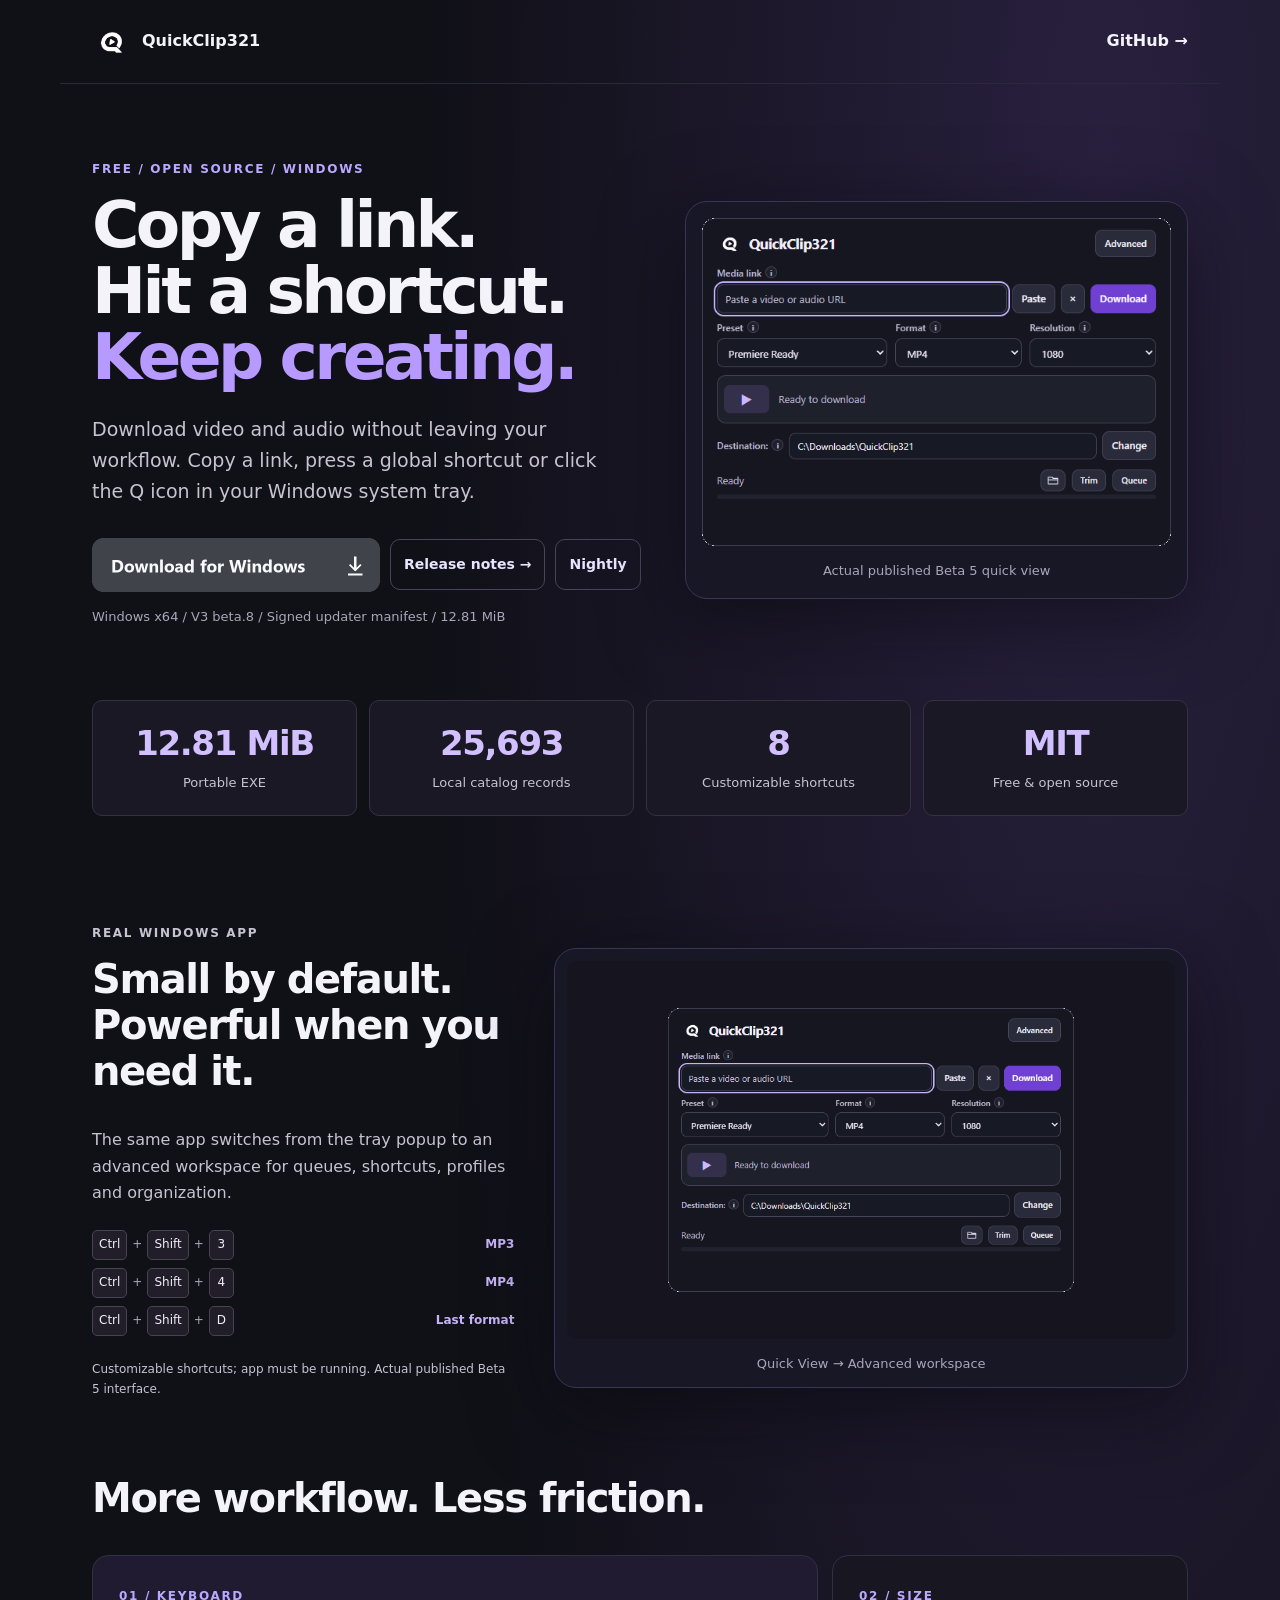
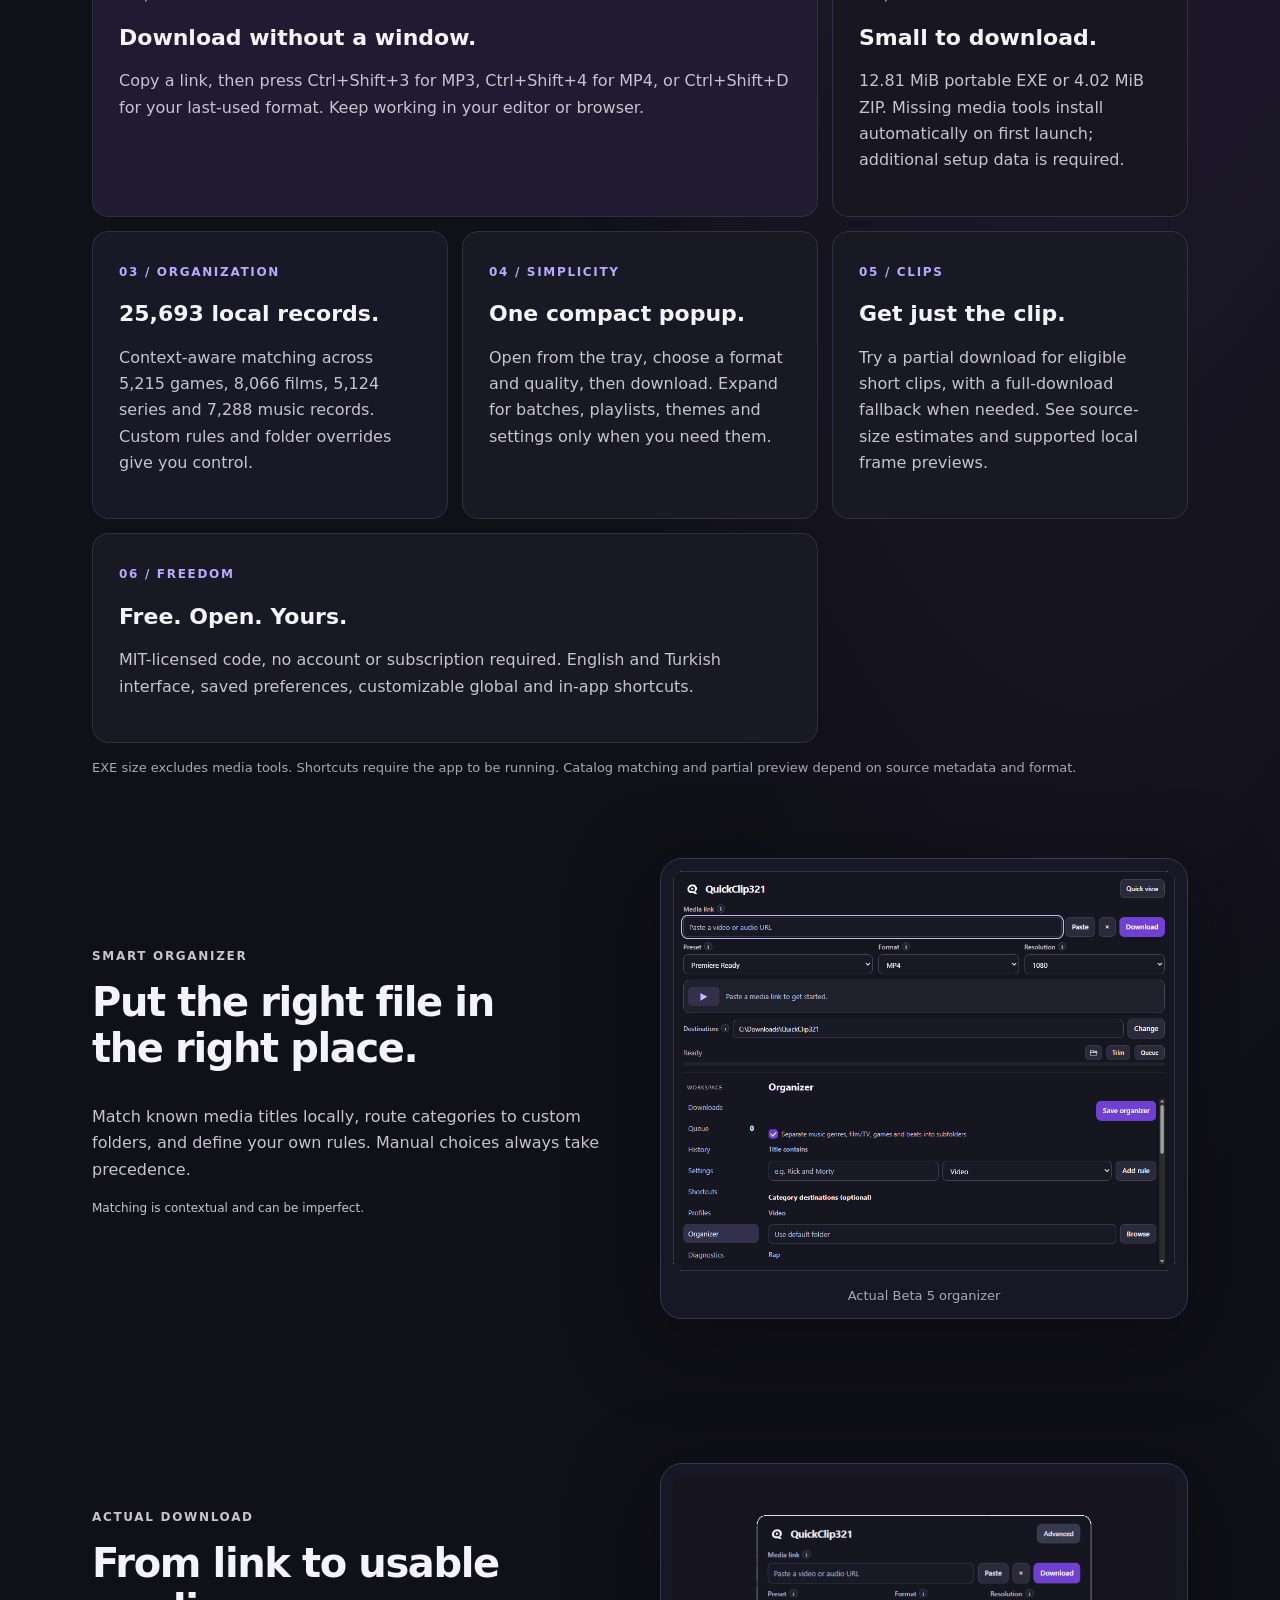
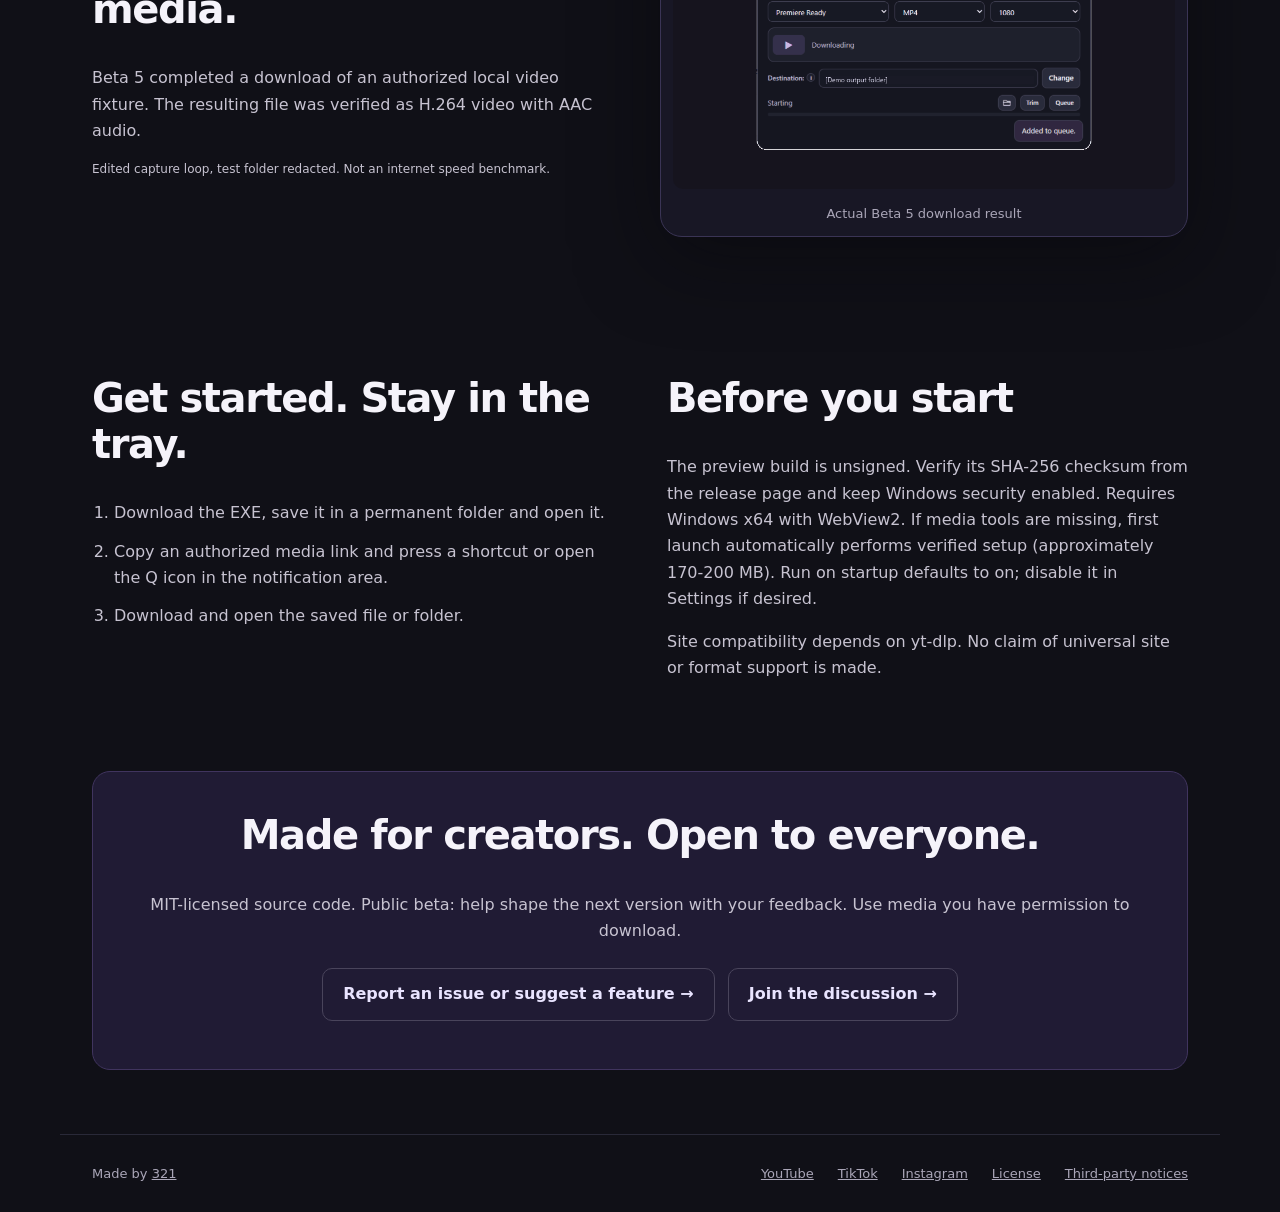
<file: docs/index.html>
<!doctype html>
<html lang="en">
<head>
<meta charset="utf-8">
<meta name="viewport" content="width=device-width,initial-scale=1">
<meta name="description" content="QuickClip321: a 12.81 MiB open-source Windows tray downloader with global shortcuts and 25,693 local organizer records.">
<meta name="theme-color" content="#111118">
<title>QuickClip321 — Free Windows Video &amp; Audio Downloader</title>
<link rel="canonical" href="https://tuna321.github.io/QuickClip321/">
<meta property="og:type" content="website">
<meta property="og:title" content="QuickClip321 — Copy a link. Hit a shortcut. Keep creating.">
<meta property="og:description" content="Free open-source Windows tray downloader. Global hotkeys, editing-ready MP4, smart organization.">
<meta property="og:url" content="https://tuna321.github.io/QuickClip321/">
<meta property="og:image" content="https://tuna321.github.io/QuickClip321/social-preview.png">
<meta name="twitter:card" content="summary_large_image">
<link rel="icon" type="image/png" href="logo.png">
<link rel="stylesheet" href="site.css">
</head>
<body>
<header class="nav wrap"><a class="brand" href="./"><img class="brand-logo" src="logo.png" width="38" height="38" alt=""> QuickClip321</a><a href="https://github.com/Tuna321/QuickClip321">GitHub &rarr;</a></header>
<main class="wrap">
<section class="hero">
<div>
<p class="eyebrow">FREE / OPEN SOURCE / WINDOWS</p>
<h1>Copy a link.<br>Hit a shortcut.<br><span class="accent">Keep creating.</span></h1>
<p class="lead">Download video and audio without leaving your workflow. Copy a link, press a global shortcut or click the Q icon in your Windows system tray.</p>
<div class="actions"><a class="primary download" href="https://github.com/Tuna321/QuickClip321/releases/download/v3.0.0-beta.8/QuickClip321-3.0.0-beta.8-win-x64.exe"><img src="download-button.png" alt="Download for Windows x64" width="288" height="54"></a><a class="secondary" href="https://github.com/Tuna321/QuickClip321/releases/tag/v3.0.0-beta.8">Release notes &rarr;</a><a class="secondary" href="https://github.com/Tuna321/QuickClip321/releases/tag/v3.0.0-beta.8.nightly.1">Nightly</a></div>
<p class="fine">Windows x64 / V3 beta.8 / Signed updater manifest / 12.81 MiB</p>
</div>
<figure><img src="quick-view.png" alt="QuickClip321 tray popup with media link, presets, destination and download controls" width="600" loading="eager"><figcaption>Actual published Beta 5 quick view</figcaption></figure>
</section>
<section class="stats" aria-label="Product at a glance">
<div><strong>12.81 MiB</strong><span>Portable EXE</span></div><div><strong>25,693</strong><span>Local catalog records</span></div><div><strong>8</strong><span>Customizable shortcuts</span></div><div><strong>MIT</strong><span>Free &amp; open source</span></div>
</section>
<section class="proof" aria-labelledby="demo">
<div><p class="eyebrow">REAL WINDOWS APP</p><h2 id="demo">Small by default. Powerful when you need it.</h2><p>The same app switches from the tray popup to an advanced workspace for queues, shortcuts, profiles and organization.</p><div class="keylines" aria-label="Default global shortcuts"><div><kbd>Ctrl</kbd> + <kbd>Shift</kbd> + <kbd>3</kbd><strong>MP3</strong></div><div><kbd>Ctrl</kbd> + <kbd>Shift</kbd> + <kbd>4</kbd><strong>MP4</strong></div><div><kbd>Ctrl</kbd> + <kbd>Shift</kbd> + <kbd>D</kbd><strong>Last format</strong></div></div><p class="fine">Customizable shortcuts; app must be running. Actual published Beta 5 interface.</p></div>
<figure><picture><source media="(prefers-reduced-motion: reduce)" srcset="advanced-still.png"><img src="advanced-demo.gif" alt="Actual Beta 5 Quick View switching into Advanced Queue" width="900" height="560" loading="lazy"></picture><figcaption>Quick View → Advanced workspace</figcaption></figure>
</section>
<section aria-labelledby="features">
<h2 id="features">More workflow. Less friction.</h2>
<div class="grid">
<article><span class="num">01 / KEYBOARD</span><h3>Download without a window.</h3><p>Copy a link, then press Ctrl+Shift+3 for MP3, Ctrl+Shift+4 for MP4, or Ctrl+Shift+D for your last-used format. Keep working in your editor or browser.</p></article>
<article><span class="num">02 / SIZE</span><h3>Small to download.</h3><p>12.81 MiB portable EXE or 4.02 MiB ZIP. Missing media tools install automatically on first launch; additional setup data is required.</p></article>
<article><span class="num">03 / ORGANIZATION</span><h3>25,693 local records.</h3><p>Context-aware matching across 5,215 games, 8,066 films, 5,124 series and 7,288 music records. Custom rules and folder overrides give you control.</p></article>
<article><span class="num">04 / SIMPLICITY</span><h3>One compact popup.</h3><p>Open from the tray, choose a format and quality, then download. Expand for batches, playlists, themes and settings only when you need them.</p></article>
<article><span class="num">05 / CLIPS</span><h3>Get just the clip.</h3><p>Try a partial download for eligible short clips, with a full-download fallback when needed. See source-size estimates and supported local frame previews.</p></article>
<article><span class="num">06 / FREEDOM</span><h3>Free. Open. Yours.</h3><p>MIT-licensed code, no account or subscription required. English and Turkish interface, saved preferences, customizable global and in-app shortcuts.</p></article>
</div>
<p class="fine">EXE size excludes media tools. Shortcuts require the app to be running. Catalog matching and partial preview depend on source metadata and format.</p>
</section>
<section class="proof proof-secondary"><div><p class="eyebrow">SMART ORGANIZER</p><h2>Put the right file in the right place.</h2><p>Match known media titles locally, route categories to custom folders, and define your own rules. Manual choices always take precedence.</p><p class="fine">Matching is contextual and can be imperfect.</p></div><figure><img src="organizer.png" alt="Actual Beta 5 organizer, showing custom title rules and destinations" width="930" height="740" loading="lazy"><figcaption>Actual Beta 5 organizer</figcaption></figure></section>
<section class="proof proof-secondary"><div><p class="eyebrow">ACTUAL DOWNLOAD</p><h2>From link to usable media.</h2><p>Beta 5 completed a download of an authorized local video fixture. The resulting file was verified as H.264 video with AAC audio.</p><p class="fine">Edited capture loop, test folder redacted. Not an internet speed benchmark.</p></div><figure><picture><source media="(prefers-reduced-motion: reduce)" srcset="download-still.png"><img src="download-demo.gif" alt="Actual Beta 5 test download reaching completion" width="900" height="560" loading="lazy"></picture><figcaption>Actual Beta 5 download result</figcaption></figure></section>
<section class="details">
<div><h2>Get started. Stay in the tray.</h2><ol><li>Download the EXE, save it in a permanent folder and open it.</li><li>Copy an authorized media link and press a shortcut or open the Q icon in the notification area.</li><li>Download and open the saved file or folder.</li></ol></div>
<div><h2>Before you start</h2><p>The preview build is unsigned. Verify its SHA-256 checksum from the release page and keep Windows security enabled. Requires Windows x64 with WebView2. If media tools are missing, first launch automatically performs verified setup (approximately 170-200 MB). Run on startup defaults to on; disable it in Settings if desired.</p><p>Site compatibility depends on yt-dlp. No claim of universal site or format support is made.</p></div>
</section>
<section class="bottom"><h2>Made for creators. Open to everyone.</h2><p>MIT-licensed source code. Public beta: help shape the next version with your feedback. Use media you have permission to download.</p><a class="secondary" href="https://github.com/Tuna321/QuickClip321/issues/new/choose">Report an issue or suggest a feature &rarr;</a> <a class="secondary" href="https://github.com/Tuna321/QuickClip321/discussions">Join the discussion &rarr;</a></section>
</main>
<footer class="wrap"><span>Made by <a href="https://github.com/Tuna321">321</a></span><a href="https://www.youtube.com/channel/UCM_z8cYWo9CCQeNa3CmuE6w">YouTube</a><a href="https://www.tiktok.com/@quickclip321">TikTok</a><a href="https://www.instagram.com/quickclip321/">Instagram</a><a href="https://github.com/Tuna321/QuickClip321/blob/main/LICENSE">License</a><a href="https://github.com/Tuna321/QuickClip321/blob/main/docs/V3-THIRD-PARTY.md">Third-party notices</a></footer>
</body>
</html>
</file>
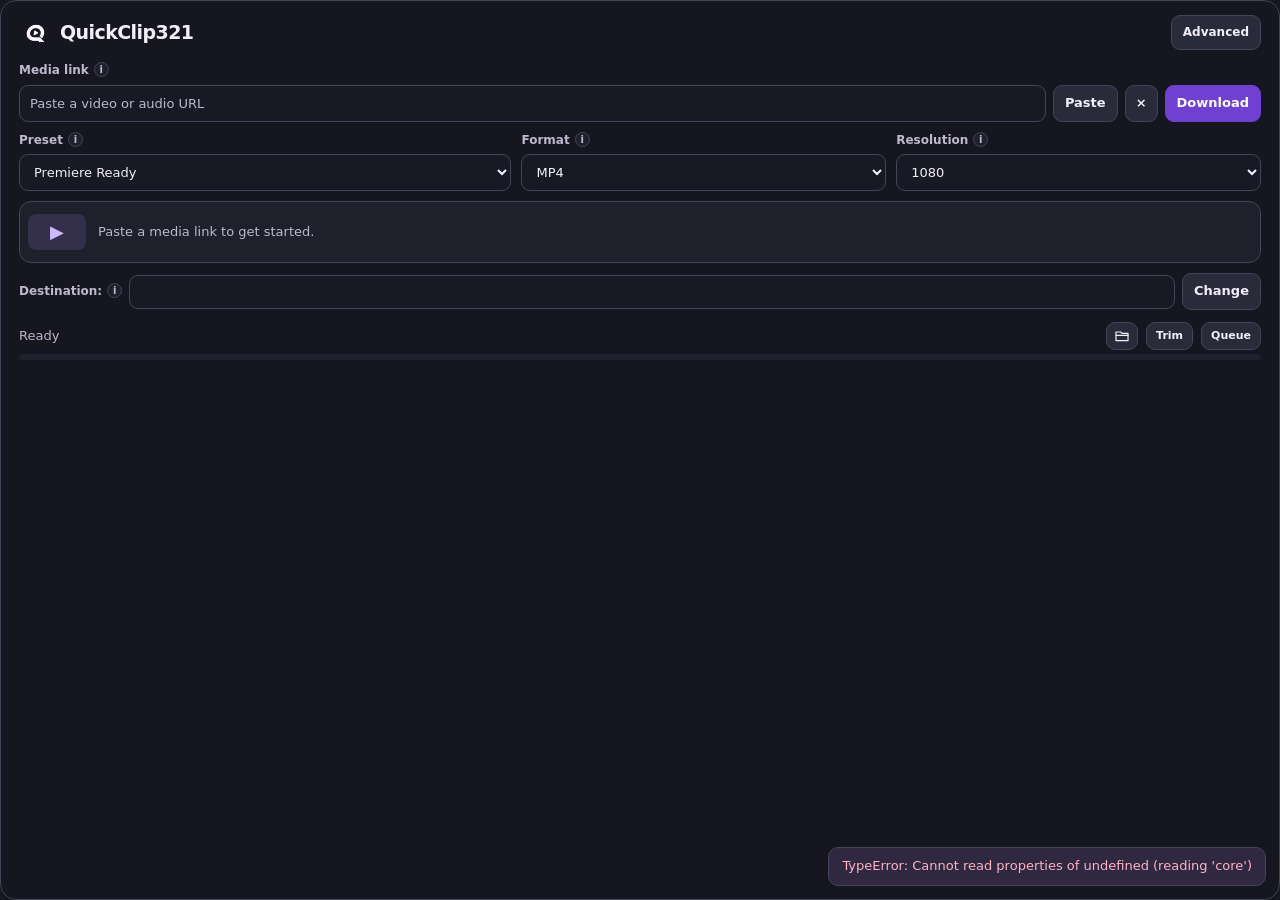
<file: v3/ui/index.html>
<!doctype html>
<html lang="en">
<head><meta charset="utf-8"><meta name="viewport" content="width=device-width,initial-scale=1"><title>QuickClip321</title><link rel="stylesheet" href="style.css"><script src="i18n.js" defer></script><script src="app.js" defer></script></head>
<body class="quick"><div class="shell"><main>
<header><div class="brand"><img src="logo.png" alt=""><strong>QuickClip321</strong></div><div class="head-actions"><button type="button" id="expand" class="secondary">Advanced</button></div></header>
<section class="quick-controls"><form id="form" novalidate><label for="url">Media link</label><div class="row link-row"><input id="url" placeholder="Paste a video or audio URL" autocomplete="off" required><button type="button" id="paste" class="secondary">Paste</button><button type="button" id="clearLink" class="secondary icon-btn" aria-label="Clear link" title="Clear link">×</button><button type="submit" class="primary">Download</button></div>
<div class="preset-row"><div><label for="preset">Preset</label><select id="preset"><option value="editor">Premiere Ready</option><option value="original">Fast Download</option><option value="mp3">Audio</option><option value="custom">Custom settings</option></select></div><div><label for="format">Format</label><select id="format"><option value="editor">MP4</option><option value="original">Original</option><option value="mp3">MP3</option><option value="m4a">M4A</option><option value="wav">WAV</option><option value="subtitles">Subtitles Only</option></select></div><div><label for="quality">Resolution</label><select id="quality"><option value="best">Best</option><option>2160</option><option>1440</option><option selected>1080</option><option>720</option><option>480</option><option>360</option></select></div></div>
<div id="pendingLink" class="clipboard-hint" hidden><span>New link copied. Your draft is protected.</span><button type="button" id="useCopied" class="small">Use copied link</button></div><div class="preview"><span class="play-icon" aria-hidden="true" id="previewIcon">&#9654;</span><img id="thumbnail" class="thumbnail" alt="Media thumbnail" hidden><div class="preview-copy"><span id="previewText">Paste a media link to get started.</span><small id="sizeEstimate" hidden></small></div></div>
<div class="row destination-row"><label for="destination">Destination:</label><input id="destination" required><button type="button" id="browse" class="secondary">Change</button><button type="button" id="autoFolder" class="secondary" hidden>Reset</button></div>
<div class="row playlist-row"><label class="check" id="playlistChoice" hidden><input type="checkbox" id="playlist"> <span id="playlistLabel">Entire playlist</span></label></div>
</form><div class="quick-status-row"><div id="quickStatus" role="status" aria-live="polite">Ready</div><button type="button" id="openDownloads" class="small" aria-label="Open downloads folder" title="Open downloads folder (Ctrl+Shift+O)"><svg width="16" height="16" viewBox="0 0 24 24" fill="none" stroke="currentColor" stroke-width="1.8" stroke-linecap="round" stroke-linejoin="round" aria-hidden="true"><path d="M3 6h7l2 2h9v11H3z"/><path d="M3 11h18"/></svg></button><button type="button" id="quickTrim" class="small" title="Set clip start and end">Trim</button><button type="button" id="quickQueue" class="small" aria-expanded="false" title="Toggle queue">Queue</button></div><progress id="quickProgress" max="100" value="0"></progress>
<div class="update-banner" id="updateBanner" hidden><button type="button" id="openUpdateBanner" class="update-banner-link"><span class="update-dot"></span><span id="updateBannerText">Update available</span></button><button type="button" id="dismissUpdateBanner" class="small" title="Dismiss update notice" aria-label="Dismiss update notice">&#215;</button></div><div class="hint" id="setupHint" hidden>QuickClip321 needs to finish setup. <button type="button" id="quickSetup" class="small">Retry setup</button></div></section>
<div class="workspace" id="workspace" hidden><nav aria-label="Workspace"><span class="nav-label">WORKSPACE</span><button class="nav active" data-page="home">Downloads</button><button class="nav" data-page="queue">Queue <b id="badge">0</b></button><button class="nav" data-page="history">History</button><button class="nav" data-page="settings">Settings</button><button class="nav" data-page="updates">Updates <b id="updateBadge" hidden>&bull;</b></button><button class="nav" data-page="shortcuts">Shortcuts</button><button class="nav" data-page="profiles">Profiles</button><button class="nav" data-page="organizer">Organizer</button><button class="nav" data-page="diagnostics">Diagnostics</button></nav><div class="workspace-content"><h2 id="title">Downloads</h2>
<section id="home" class="page"><p class="sub">Add multiple links or adjust optional clip and subtitle settings.</p><label for="batchUrls">Batch URLs</label><textarea id="batchUrls" rows="4" placeholder="One link per line"></textarea><pre id="batchErrors" class="diagnostic-report" role="status" hidden></pre><button type="button" class="secondary" id="batchAdd">Add batch to queue</button><div class="columns"><div><label for="clipStart">Clip start (seconds)</label><input id="clipStart" type="number" min="0" step="any" placeholder="Optional"></div><div><label for="clipEnd">Clip end (seconds)</label><input id="clipEnd" type="number" min="0" step="any" placeholder="Optional"></div></div><div class="columns"><div><label for="subtitleLanguages">Subtitle languages</label><input id="subtitleLanguages" placeholder="en, tr"></div><div><label for="subtitleFormat">Subtitle format</label><select id="subtitleFormat"><option value="srt">SRT</option><option value="vtt">VTT</option></select></div></div><label class="check"><input type="checkbox" id="subtitleAuto"> Allow automatic subtitles</label><label class="check"><input type="checkbox" id="archiveMetadata"> Save media metadata and description</label></section>
<section id="queue" class="page" hidden><div class="row toolbar"><button class="secondary queue-action" data-action="cancel_all">Cancel all</button><button class="secondary queue-action" data-action="clear_pending">Clear pending</button></div><div id="queueList"></div></section>
<section id="history" class="page" hidden><p class="sub">Removing history never deletes downloaded files.</p><button class="secondary queue-action" data-action="clear_completed">Clear completed</button><div id="historyList"></div></section>
<section id="settings" class="page" hidden><div class="settings-toolbar"><p>Personalize your tray workflow.</p><button class="primary" type="submit" form="settingsForm">Save changes</button></div><div class="settings-scroll"><form id="settingsForm" class="card" novalidate><div class="settings-section-title">Behavior</div><label for="language">Language</label><select id="language"><option value="en">English</option><option value="tr">T&#252;rk&#231;e</option></select><input id="openHotkey" type="hidden" value="Ctrl+Alt+Space"><label class="check"><input type="checkbox" id="alwaysOnTop" checked> Always on top</label><label class="check"><input type="checkbox" id="clipboardMonitor" checked> Automatically capture copied links (even when hidden)</label>
<label class="check"><input type="checkbox" id="smartOrganizer" checked> Automatic organizer by default</label><label class="check"><input type="checkbox" id="notifications" checked> Download notifications</label><label class="check"><input type="checkbox" id="runOnStartup" checked> Run on startup</label>
<div class="settings-section-title">Appearance and layout</div><div class="columns"><div><label for="theme">Appearance</label><select id="theme"><option>System</option><option>Light</option><option>Dark</option><option>Midnight</option><option>AMOLED</option><option>Forest</option><option>Sand</option></select></div><div><label for="accent">Accent</label><select id="accent"><option>Purple</option><option>Graphite</option><option>Ocean</option><option>Emerald</option><option>Rose</option><option>Amber</option></select></div><div><label for="startupView">Startup view</label><select id="startupView"><option value="quick">Quick</option><option value="advanced">Advanced</option><option value="remember">Remember</option></select></div></div>
<label for="material">Surface finish</label><select id="material"><option value="Flat">Clean (default)</option><option value="Glass">Glass-style</option><option>Carbon</option><option value="Sand">Sand texture</option></select><div class="columns"><div><label for="popupMode">Popup position</label><select id="popupMode"><option>Tray</option><option>Corner</option><option>Custom</option></select></div><div class="custom-position" hidden><label for="popupX">Custom X %</label><input id="popupX" type="number" min="0" max="100" value="50"></div><div class="custom-position" hidden><label for="popupY">Custom Y %</label><input id="popupY" type="number" min="0" max="100" value="50"></div></div>
<div class="settings-section-title">Download engine</div><label for="speedLimit">Speed limit per download (KiB/s)</label><input type="number" id="speedLimit" min="0" max="1048576" step="1" value="0"><p class="sub">0 = unlimited. Applies to new downloads; supported native transfers only. Limited clips use full download then trim.</p><label for="concurrent">Simultaneous downloads</label><select id="concurrent"><option>1</option><option>2</option><option>3</option></select><label for="fragments">Parallel fragments</label><select id="fragments"><option>1</option><option>2</option><option>3</option><option selected>4</option><option>5</option><option>6</option><option>7</option><option>8</option></select><button type="button" class="secondary" id="toolVersions">Check media tool versions</button><pre class="diagnostic-report" id="toolVersionReport" hidden></pre><button type="button" class="secondary" id="updateYtdlp">Install verified recommended yt-dlp</button><button type="button" class="secondary" id="rollbackYtdlp">Restore previous yt-dlp</button><button type="button" class="secondary" id="detectTools">Detect installed tools</button><button type="button" class="secondary" id="managedSetup">Repair media tools</button><p class="sub">Media tools are prepared automatically when missing. Advanced users can also configure their own tools here.</p><label for="ytdlp">yt-dlp executable</label><div class="row"><input id="ytdlp"><button type="button" class="secondary pick" data-target="ytdlp">Browse</button></div><label for="ffmpeg">FFmpeg executable</label><div class="row"><input id="ffmpeg"><button type="button" class="secondary pick" data-target="ffmpeg">Browse</button></div><label for="defaultDest">Default destination</label><div class="row"><input id="defaultDest" required><button type="button" id="defaultBrowse" class="secondary">Browse</button></div><div class="theme-preview"><span></span> Appearance and position are saved automatically</div></form></div></section>
<section id="updates" class="page" hidden><div class="card update-card">
<div class="version-panel"><div class="version-label">Installed version</div><div class="version-line"><strong id="installedVersion">...</strong><span class="channel-pill" id="installedChannel">...</span></div><p id="updateResult" class="sub" role="status" aria-live="polite">Checking for updates...</p></div>
<div class="release-panel" id="releasePanel" hidden><div class="version-label" id="releaseLabel">Update available</div><strong id="releaseVersion"></strong><p class="sub" id="signedStatus" role="status"></p><button type="button" class="primary" id="installSigned" hidden>Install update</button></div>
<div class="row update-check-row"><button type="button" class="secondary" id="checkUpdates">Check for updates</button><span class="sub" id="lastUpdateCheck"></span></div>
<div class="settings-section-title">Release channel</div><label for="updateChannel">Preferred channel</label><select id="updateChannel"><option value="stable">Stable (public beta until 3.0)</option><option value="nightly">Nightly</option></select><p class="sub" id="channelHint">Changing channels requires an explicit installation.</p>
<label for="updateMode">Update preference</label><select id="updateMode"><option value="manual">Notify only</option><option value="semi">Download automatically, ask to install</option><option value="automatic">Install automatically when idle</option></select>
<p class="sub">Automatic checks run in the background. Updates are verified and installed only when the queue is empty.</p></div><div class="card"><div class="settings-section-title">Settings backup</div><p class="sub">Export preferences without personal paths or download history. Import does not replace media tools or startup settings.</p><button type="button" class="secondary" id="exportPrefs">Export settings</button><textarea id="prefsBackup" rows="7" placeholder="Settings backup JSON"></textarea><button type="button" class="secondary" id="importPrefs">Import settings</button></div></section><section id="shortcuts" class="page" hidden><p class="sub">Copy a link and use a global shortcut from any app. Recent format, quality and destination are reused.</p><div class="row shortcut-toolbar"><button class="secondary" id="resetShortcuts">Restore defaults</button><button class="secondary" id="testShortcuts">Test shortcuts</button><span class="sub" id="shortcutCaptureHint"></span></div><div id="shortcutList"></div></section><section id="profiles" class="page" hidden><p class="sub">Save your current format, resolution and archive setting for later.</p><form id="profileForm" novalidate><label for="profileName">Profile name</label><div class="row"><input id="profileName" maxlength="60" placeholder="e.g. Editing 720p"><button class="primary" type="submit">Save preset</button></div></form><div id="profileList"></div></section>
<section id="organizer" class="page" hidden><div class="organizer-toolbar"><button class="primary" type="submit" form="organizerForm">Save organizer</button></div><form id="organizerForm" novalidate class="card"><label class="check"><input type="checkbox" id="detailedFolders"> Separate music genres, film/TV, games and beats into subfolders</label><label for="ruleTerm">Title contains</label><div class="row"><input id="ruleTerm" maxlength="120" placeholder="e.g. Rick and Morty"><select id="ruleCategory"><option value="video">Video</option><option value="rap">Rap</option><option value="pop">Pop</option><option value="rock">Rock / Metal</option><option value="electronic">Electronic</option><option value="music">Other music</option><option value="film">Film / TV</option><option value="games">Games</option><option value="audio">Audio</option><option value="beats">Beats</option></select><button class="secondary" type="button" id="addRule">Add rule</button></div><div id="ruleList"></div><div class="settings-section-title">Category destinations (optional)</div><div id="categoryPaths"></div></form></section>
<section id="diagnostics" class="page" hidden><p class="sub">Check media tools and queue health. No URLs, paths or personal data are included in this report.</p><button type="button" class="secondary" id="refreshDiag">Refresh</button><button type="button" class="secondary" id="copyDiag">Copy redacted diagnostic report</button><pre id="diagReport" class="diagnostic-report" tabindex="0"></pre></section>
</div></div><div id="helpPanel" class="help-panel" role="status" hidden></div><div id="recoveryWarning" class="sub" role="alert" hidden></div><div id="toast" role="status" aria-live="polite"></div>
<dialog id="duplicateDialog" class="setup-dialog"><h2>Already downloaded</h2><p>This exact format and clip already exists. Open its folder or download another copy?</p><div class="row"><button type="button" class="secondary" id="duplicateCancel">Cancel</button><button type="button" class="secondary" id="duplicateFolder">Open folder</button><button type="button" class="primary" id="duplicateAgain">Download again</button></div></dialog><dialog id="setupConfirm" class="setup-dialog"><h2>Set up media tools?</h2><p>Download approximately 170?200 MB of verified tools (yt-dlp, FFmpeg and Node.js) into QuickClip321. No administrator access or system changes.</p><div class="row"><button type="button" id="setupNo" class="secondary">Not now</button><button type="button" id="setupYes" class="primary">Install tools</button></div></dialog><dialog id="firstSetup" class="setup-dialog first-setup" aria-labelledby="setupTitle"><h2 id="setupTitle">Getting QuickClip321 ready...</h2><p id="setupState" role="status" aria-live="polite">Downloading and verifying required media tools.</p><progress id="setupProgress" aria-label="Media tool setup in progress"></progress><p class="sub">One-time download (about 170-200 MB). No administrator access or system PATH changes. Your next launch will skip this step.</p><div class="row" id="setupActions" hidden><button type="button" id="setupLater" class="secondary">Later</button><button type="button" id="setupRetry" class="primary">Retry</button></div></dialog></main></div></body></html>
</file>
<file: docs/site.css>
*{box-sizing:border-box}html{color-scheme:dark;scroll-behavior:smooth}body{margin:0;background:#101017;color:#f5f3fa;font:16px/1.65 system-ui,-apple-system,"Segoe UI",sans-serif}a{color:inherit}a:focus-visible{outline:3px solid #c4b5fd;outline-offset:5px}.wrap{max-width:1160px;margin:auto;padding-inline:32px}.nav{height:84px;display:flex;align-items:center;justify-content:space-between;border-bottom:1px solid #292938}.nav a{text-decoration:none;font-weight:650}.brand{display:flex;align-items:center;gap:12px}.mark{display:grid;place-items:center;background:#7652de;color:#fff;width:38px;height:38px;border-radius:11px;font-size:25px}.hero{display:grid;grid-template-columns:1fr 1fr;align-items:center;gap:40px;padding:92px 0 80px}.eyebrow,.num{letter-spacing:.14em;font-size:12px;font-weight:700;color:#baa9ff}h1,h2,h3,p{margin-top:0}h1{font-size:clamp(56px,7.2vw,102px);line-height:.98;letter-spacing:-.065em;margin-bottom:24px}h2{font-size:clamp(28px,4vw,40px);line-height:1.15;letter-spacing:-.035em}h3{font-size:22px;margin:12px 0}.lead{font-size:20px;color:#c7c3d1;max-width:540px}.actions{display:flex;flex-wrap:wrap;gap:12px;margin-top:30px}.primary,.secondary{display:inline-block;padding:12px 20px;border-radius:10px;font-weight:700;text-decoration:none}.primary{background:#a78bfa;color:#151022}.primary:hover{background:#c4b5fd}.secondary{border:1px solid #49445b;color:#e9e4ff}.secondary:hover{background:#242136}.fine,figcaption,footer{color:#aaa6b8;font-size:13px}.fine{margin-top:14px}figure{margin:0;padding:20px;background:#181725;border:1px solid #3a3455;border-radius:22px;box-shadow:0 20px 80px #07070b88}figure img{width:100%;height:auto;display:block;border-radius:10px}figcaption{text-align:center;margin-top:14px}.grid{display:grid;grid-template-columns:repeat(3,1fr);gap:16px}.grid article{padding:26px;background:#191924;border:1px solid #303043;border-radius:16px}.grid p,.details p,.bottom p,li{color:#c7c3d1}.details{display:grid;grid-template-columns:1fr 1fr;gap:54px;padding:74px 0}.details ol{padding-left:22px}.details li{margin-bottom:12px}.bottom{padding:40px 32px;border-radius:18px;background:#201b34;text-align:center;border:1px solid #40345e;margin-bottom:64px}footer{display:flex;flex-wrap:wrap;gap:24px;padding-block:28px;border-top:1px solid #292938}footer span{margin-right:auto}@media(max-width:800px){.wrap{padding-inline:22px}.hero,.details{grid-template-columns:1fr;gap:28px;padding-block:48px}.grid{grid-template-columns:1fr}.nav{height:68px}.hero h1{font-size:clamp(54px,13vw,80px)}.bottom{padding:30px 20px}}@media(prefers-reduced-motion:reduce){html{scroll-behavior:auto}}

.accent{color:#b79aff}.brand-logo{object-fit:contain;border-radius:9px}.hero h1{font-size:clamp(52px,6.6vw,90px)}body{background:radial-gradient(ellipse at 86% 5%,#29203f 0%,#101017 44%)}@media(max-width:400px){.wrap{padding-inline:16px}.hero h1{font-size:clamp(44px,13vw,60px)}.actions a{width:100%;text-align:center}}

.primary{background:#41434b;color:#f9fafb}.primary:hover{background:#52545d}

.stats{display:grid;grid-template-columns:repeat(4,minmax(0,1fr));gap:12px;margin:0 0 58px}.stats div{padding:22px 14px;border:1px solid #353143;background:#191824;border-radius:14px;text-align:center}.stats strong{display:block;color:#d1bfff;font-size:clamp(22px,3vw,34px);line-height:1.2;letter-spacing:-.04em}.stats span{display:block;margin-top:8px;color:#c7c3d1;font-size:13px}.grid article{min-width:0}.hero h1{font-size:clamp(48px,6vw,83px)}@media(max-width:800px){.stats{grid-template-columns:repeat(2,minmax(0,1fr));margin-bottom:36px}.hero h1{font-size:clamp(44px,12vw,74px)}}

/* Product presentation: retain graphite/lavender identity and the original CTA. */
.hero{grid-template-columns:1.05fr .95fr;gap:38px;padding:76px 0 60px}.hero h1{font-size:clamp(42px,5.05vw,70px);letter-spacing:-.055em;line-height:1.02}.hero .lead{font-size:19px}.download{padding:0;background:none!important;border-radius:13px;line-height:0;align-self:center;max-width:100%}.download img{display:block;max-width:100%;height:auto}.download:hover{filter:brightness(1.13)}.actions{align-items:center;gap:10px}.proof{display:grid;grid-template-columns:.8fr 1.2fr;gap:40px;align-items:center;padding:50px 0 64px}.proof p{color:#c7c3d1}.proof figure{padding:12px}.proof-secondary{margin-top:30px;grid-template-columns:1fr 1fr}.proof h2{max-width:440px}.grid{gap:14px}.grid article:first-child{grid-column:span 2;background:#201b31}.grid article:nth-child(2){background:#181721}.grid article:nth-child(3){background:#191826}.grid article:nth-child(6){grid-column:span 2}.stats div{border-radius:10px}.nav a:hover,footer a:hover{color:#d1bfff}.bottom .secondary{margin:8px 4px}.proof figure img{object-fit:contain}.actions a.secondary{font-size:14px;padding:13px}.hero figure{padding:16px} @media(max-width:800px){.hero,.proof,.proof-secondary{grid-template-columns:1fr;gap:24px;padding-block:36px}.hero h1{font-size:clamp(38px,9.7vw,65px)}.grid article:first-child,.grid article:nth-child(6){grid-column:auto}.hero .lead{font-size:18px}.stats{margin-bottom:18px}.proof figure{padding:8px}.proof-secondary{margin-top:0}.actions .download img{margin:auto}.actions a.secondary{text-align:center}.details{padding-block:40px}}@media(max-width:400px){.actions a{width:100%}.nav .brand{font-size:15px;gap:7px}.nav{font-size:14px}.hero h1{font-size:42px}}

.keylines{display:grid;gap:8px;margin:24px 0}.keylines div{display:flex;gap:5px;align-items:center;flex-wrap:wrap;font-size:12px;color:#a9a4b8}.keylines kbd{font:inherit;color:#f2edf9;border:1px solid #494351;background:#211e2a;padding:4px 6px;border-radius:5px;min-width:25px;text-align:center}.keylines strong{margin-left:auto;color:#c8b5f8}.proof picture{display:block}.proof img{height:auto}.proof .fine{font-size:12px}
</file>
<file: v3/ui/style.css>
:root{color-scheme:dark;--bg:#151620;--surface:#1e202c;--input:#171924;--text:#f3effa;--muted:#bfb8ce;--border:#454458;--secondary:#292b3b;--hover:#373a4d;--active:#34304b;--focus:#c4b5fd;--accent:#7040d2;--accent-hover:#6133bf;--accent-text:#cbb8ff;--on-accent:#fff;--error:#ffb4c6;--toast:#302740}
:root[data-theme="Light"]{color-scheme:light;--bg:#f7f6fb;--surface:#eeedf5;--input:#fff;--text:#252234;--muted:#514a64;--border:#aaa5bb;--secondary:#e6e2f0;--hover:#d9d3e8;--active:#e6dcfb;--focus:#6942b8;--accent-text:#5d32a9;--error:#9f153d;--toast:#e9e0f8}
:root[data-theme="Midnight"]{--bg:#0c1020;--surface:#141b30;--input:#101628;--text:#eef3ff;--muted:#b8c6e1;--border:#3b4865;--secondary:#222d47;--hover:#2f3d5c;--active:#283656;--toast:#23304a}
:root[data-theme="AMOLED"]{--bg:#080808;--surface:#151515;--input:#101010;--text:#f5f5f5;--muted:#c2c2c2;--border:#444;--secondary:#252525;--hover:#353535;--active:#303030;--toast:#242424}
:root[data-theme="Forest"]{--bg:#102019;--surface:#192e23;--input:#13271d;--text:#e9f9ee;--muted:#b4d1bd;--border:#426451;--secondary:#274334;--hover:#335842;--active:#2c4939;--toast:#294337}
:root[data-theme="Sand"]{color-scheme:light;--bg:#faf4e8;--surface:#f1e7d5;--input:#fffaf0;--text:#30271c;--muted:#61513f;--border:#b7a58e;--secondary:#e9dcc6;--hover:#dfcdae;--active:#ecdbbd;--focus:#7c4b16;--accent-text:#66401c;--error:#a52d39;--toast:#ebddc8}
:root[data-accent="Ocean"]{--accent:#066d91;--accent-hover:#055c7b;--focus:#63cdec}
:root[data-accent="Graphite"]{--accent:#4b566d;--accent-hover:#39445b;--focus:#bac7e3}
:root[data-accent="Emerald"]{--accent:#087449;--accent-hover:#05623d;--focus:#68e3a5}
:root[data-accent="Rose"]{--accent:#a12d61;--accent-hover:#8b2152;--focus:#f5a7ca}
:root[data-accent="Amber"]{--accent:#90520b;--accent-hover:#784307;--focus:#f4bf70}
:root:is([data-theme="Light"],[data-theme="Sand"])[data-accent="Ocean"]{--focus:#066d91}
:root:is([data-theme="Light"],[data-theme="Sand"])[data-accent="Graphite"]{--focus:#4b566d}
:root:is([data-theme="Light"],[data-theme="Sand"])[data-accent="Emerald"]{--focus:#087449}
:root:is([data-theme="Light"],[data-theme="Sand"])[data-accent="Rose"]{--focus:#a12d61}
:root:is([data-theme="Light"],[data-theme="Sand"])[data-accent="Amber"]{--focus:#90520b}
*{box-sizing:border-box}html{background:var(--bg)}body{margin:0;background:var(--bg);color:var(--text);font:13px/1.45 "Segoe UI",system-ui,sans-serif}button,input,select,textarea{font:inherit}button{cursor:pointer}button:focus-visible,input:focus-visible,select:focus-visible,textarea:focus-visible{outline:2px solid var(--focus);outline-offset:2px}[hidden]{display:none!important}main{padding:16px 18px 14px}header{display:flex;align-items:center;justify-content:space-between;margin-bottom:14px}.brand{display:flex;align-items:center;gap:9px;font-size:20px;letter-spacing:-.03em}.brand img{width:32px;height:32px;object-fit:contain}.head-actions,.row{display:flex;align-items:center;gap:7px}label{display:block;font-size:12px;font-weight:600;color:var(--muted);margin-bottom:5px}input,select,textarea{min-width:0;width:100%;background:var(--input);border:1px solid var(--border);color:var(--text);border-radius:9px;padding:9px 10px}input,select{height:37px}textarea{resize:vertical;min-height:76px;margin-bottom:8px}input::placeholder,textarea::placeholder{color:var(--muted)}.secondary,.primary,.small{border:1px solid var(--border);background:var(--secondary);color:var(--text);padding:8px 11px;border-radius:9px;font-weight:600;white-space:nowrap}.secondary:hover,.small:hover{background:var(--hover)}.primary{background:var(--accent);border-color:var(--accent);color:var(--on-accent)}.primary:hover{background:var(--accent-hover)}button:disabled{opacity:.55;cursor:default}.columns{display:grid;grid-template-columns:1.35fr 1fr 1fr;gap:10px;margin-top:12px}.columns.two{grid-template-columns:1fr 1fr}.preview{display:flex;align-items:center;gap:12px;margin-top:12px;padding:8px;background:var(--surface);border:1px solid var(--border);border-radius:12px;color:var(--muted);min-height:54px}.play-icon{display:grid;place-items:center;flex:none;width:58px;height:36px;border-radius:8px;background:var(--active);color:var(--accent-text);font-size:18px}.preview span:last-child{display:-webkit-box;-webkit-line-clamp:2;-webkit-box-orient:vertical;overflow:hidden;overflow-wrap:anywhere}.destination-row{margin-top:12px}.destination-row label{margin:0;white-space:nowrap}.destination-row input{font-size:12px;height:34px}.check{display:flex;align-items:center;gap:7px;margin:10px 0 4px;font-weight:400;color:var(--muted)}.check input{width:15px;height:15px;accent-color:var(--accent)}#quickStatus{color:var(--muted);min-height:19px;white-space:nowrap;overflow:hidden;text-overflow:ellipsis}progress{display:block;width:100%;height:6px;appearance:none;border:0;margin-top:4px;background:var(--surface);border-radius:8px;overflow:hidden}progress::-webkit-progress-bar{background:var(--secondary);border-radius:8px}progress::-webkit-progress-value{background:var(--accent);border-radius:8px}.hint{margin-top:9px;background:var(--surface);color:var(--muted);border:1px solid var(--border);border-radius:9px;padding:9px 12px;font-size:12px}.workspace{display:grid;grid-template-columns:140px minmax(0,1fr);gap:18px;border-top:1px solid var(--border);margin-top:16px;padding-top:16px}.workspace nav{display:flex;flex-direction:column;gap:5px}.nav-label{font-size:10px;color:var(--muted);letter-spacing:.1em;padding:7px}.nav{display:flex;justify-content:space-between;text-align:left;border:0;border-radius:9px;color:var(--muted);background:transparent;padding:9px}.nav.active,.nav:hover{background:var(--active);color:var(--text)}.nav b{color:var(--text)}.workspace-content{min-width:0;max-height:340px;overflow:auto;padding-right:6px}.workspace h2{font-size:18px;margin:0 0 9px}.card{display:grid;gap:7px}.sub{color:var(--muted)}.job{display:grid;gap:7px;padding:12px;border:1px solid var(--border);border-radius:12px;background:var(--surface);margin-bottom:8px}.job-top{display:flex;justify-content:space-between;gap:9px}.job-title{font-weight:600;overflow-wrap:anywhere}.job-meta,.job-status{font-size:12px;color:var(--muted);overflow-wrap:anywhere}.job-actions{display:flex;gap:5px;flex-wrap:wrap}.small{font-size:11px;padding:5px 9px}.empty{padding:24px;text-align:center;color:var(--muted)}.toolbar{margin-bottom:10px;flex-wrap:wrap}#toast:not(:empty){position:fixed;bottom:14px;right:14px;max-width:calc(100vw - 28px);padding:9px 13px;background:var(--toast);color:var(--text);border:1px solid var(--border);border-radius:10px;z-index:5;overflow-wrap:anywhere}#toast.error{color:var(--error)}.clipboard-hint{display:flex;justify-content:space-between;align-items:center;gap:8px;margin-top:6px;font-size:12px;color:var(--muted)}.icon-btn{padding:8px 10px}.quick-status-row{display:flex;align-items:center;gap:8px}.quick-status-row #quickStatus{flex:1;min-width:0}.theme-preview{display:flex;align-items:center;gap:8px;color:var(--muted);font-size:12px}.theme-preview span{width:18px;height:18px;border-radius:6px;border:1px solid var(--border);background:var(--accent)}.workspace-content .columns{margin-top:5px}@media(forced-colors:active){button,input,select,textarea,.preview,.job{border:1px solid ButtonText}.primary{forced-color-adjust:auto}progress{forced-color-adjust:auto}}html,body{border-radius:16px;overflow:hidden}.shell{height:100vh;border-radius:16px;border:1px solid var(--border);overflow:auto;scrollbar-width:thin}.brand{font-size:19px}.head-actions button{font-size:12px}.preview{min-height:66px}.thumbnail{width:86px;height:48px;object-fit:cover;flex:none;border-radius:8px;background:var(--active)}.preview #previewText{min-width:0;display:-webkit-box;-webkit-line-clamp:2;-webkit-box-orient:vertical;overflow:hidden}.info{display:inline-grid;place-items:center;width:15px;height:15px;margin-left:5px;padding:0;border:1px solid var(--border);border-radius:50%;background:var(--surface);color:var(--muted);font-size:10px;font-weight:700;vertical-align:1px}.info:hover,.info:focus-visible{color:var(--text);background:var(--hover)}.help-panel{position:fixed;bottom:12px;left:12px;right:12px;z-index:6;background:var(--toast);color:var(--text);border:1px solid var(--border);border-radius:12px;padding:12px 16px;font-size:13px;box-shadow:0 4px 12px #0003}.custom-position[hidden]{display:none!important}.quick-controls .row{min-width:0}.workspace-content{max-height:330px}

/* One scroll region in advanced mode; quick controls remain stable. */
.shell{height:100vh;overflow:hidden;border-color:var(--border)}main{height:100%;display:flex;flex-direction:column;padding:14px 18px 12px;min-height:0}header,.quick-controls{flex:none}header{margin-bottom:12px}.preview{min-height:62px;margin-top:10px}.columns{margin-top:10px}.destination-row{margin-top:10px}.check{margin:8px 0 4px}.workspace{flex:1;min-height:0;overflow:hidden;margin-top:13px;padding-top:12px}.workspace-content{display:flex;flex-direction:column;max-height:none;min-height:0;overflow:hidden;padding-right:0}.workspace-content>h2{flex:none}.workspace-content>.page{min-height:0;overflow:auto;scrollbar-width:thin;padding:0 6px 5px 0}.workspace-content>.page:not([hidden]){flex:1}.workspace nav{overflow:auto;scrollbar-width:thin}.workspace-content #settings{display:flex;flex-direction:column;overflow:hidden}.settings-toolbar{flex:none;display:flex;align-items:center;justify-content:space-between;gap:10px;margin-bottom:10px}.settings-toolbar p{margin:0;color:var(--muted);font-size:12px}.settings-scroll{flex:1;min-height:0;overflow:auto;scrollbar-width:thin;padding:2px 8px 8px 0}.settings-scroll .card{gap:10px}.settings-scroll .columns{margin-top:2px}.settings-scroll .columns:has(.custom-position[hidden]){grid-template-columns:1fr}.settings-scroll .columns:has(.custom-position[hidden])>div:first-child{max-width:260px}.settings-scroll .check{margin:0}.settings-scroll #testPosition{justify-self:start}.settings-section-title{font-weight:700;color:var(--text);font-size:12px;margin:8px 0 0;letter-spacing:.02em}.settings-scroll .card>.row{min-width:0}body:not(.expanded) .shell{overflow:auto;scrollbar-width:thin}body.expanded .shell{overflow:hidden}#quickProgress[value="0"]{opacity:.55}.thumbnail{width:86px;height:48px}.quick-status-row .small{min-width:56px}
.config-row{display:flex;justify-content:space-between;align-items:center;gap:12px;border:1px solid var(--border);border-radius:10px;padding:10px 12px;margin-top:8px;background:var(--surface)}.config-row span{overflow-wrap:anywhere;min-width:0}.diagnostic-report{white-space:pre-wrap;background:var(--surface);border:1px solid var(--border);border-radius:12px;padding:14px;font:12px/1.65 "Consolas",monospace;color:var(--text);user-select:text}.workspace nav{gap:4px}.nav{min-height:32px}.workspace-content #profiles form{margin-bottom:12px}#categoryPaths{display:grid;gap:6px}#categoryPaths label{margin-top:5px}

:root:is([data-theme="Light"],[data-theme="Sand"]) .brand img{filter:brightness(0)}

/* Optional finishes: static CSS only, no transparency into desktop or heavy blur. */
.shell{background-color:var(--bg);background-image:none}
:root[data-material="Glass"] .shell{background-image:linear-gradient(135deg,#ffffff12 0%,transparent 40%,#ffffff08 65%,#0000000c 100%);box-shadow:inset 0 1px 0 #ffffff28}
:root[data-material="Glass"] :is(.preview,.secondary,.small){box-shadow:inset 0 1px 0 #ffffff15}
:root[data-material="Carbon"] .shell{background-image:repeating-linear-gradient(45deg,#8080800b 0 2px,transparent 2px 5px),repeating-linear-gradient(-45deg,#00000012 0 2px,transparent 2px 5px)}
:root[data-material="Sand"] .shell{background-image:radial-gradient(#80808024 .65px,transparent .85px),radial-gradient(#80808018 .65px,transparent .85px);background-size:7px 7px,11px 11px;background-position:0 0,3px 4px}
:root[data-material]:not([data-material="Flat"]) body{background:var(--bg)}
.check input[type=checkbox]{appearance:none;display:grid;place-content:center;flex:none;width:17px;height:17px;padding:0;margin:0;border:1px solid var(--border);border-radius:5px;background:var(--input);transition:background-color 130ms ease,border-color 130ms ease}
.check input[type=checkbox]::before{content:"";width:8px;height:5px;border-left:2px solid #fff;border-bottom:2px solid #fff;transform:rotate(-45deg) scale(.3);opacity:0;transition:transform 130ms ease,opacity 100ms ease;margin-top:-2px}
.check input[type=checkbox]:checked{background:var(--accent);border-color:var(--accent)}
.check input[type=checkbox]:checked::before{transform:rotate(-45deg) scale(1);opacity:1}
.check input[type=checkbox]:disabled{opacity:.5}
@media(prefers-reduced-motion:reduce){.check input[type=checkbox],.check input[type=checkbox]::before{transition:none}}
@media(forced-colors:active){.check input[type=checkbox]{appearance:auto}.check input[type=checkbox]::before{display:none}.shell{background-image:none!important}}
.organizer-toolbar{position:sticky;top:0;display:flex;justify-content:flex-end;background:var(--bg);padding:4px 0 8px;z-index:2}

.playlist-row:has(>label[hidden]){display:none}.quick-status-row{margin-top:12px}.quick-status-row #quickQueue[aria-expanded="true"]{background:var(--active);border-color:var(--accent)}.destination-row #autoFolder[hidden]{display:none!important}

.preset-row{margin-top:10px;display:grid;grid-template-columns:1.35fr 1fr 1fr;gap:10px;align-items:start}

.setup-dialog{width:min(410px,90%);border:1px solid var(--border);border-radius:14px;background:var(--surface);color:var(--text);padding:20px;box-shadow:0 12px 35px #0006}.setup-dialog::backdrop{background:#0008}.setup-dialog h2{margin:0 0 10px}.setup-dialog p{font-size:13px;line-height:1.5;color:var(--muted)}.setup-dialog .row{justify-content:flex-end;margin-top:16px}

.first-setup progress{width:100%;height:8px;margin:12px 0;accent-color:var(--accent)}.first-setup .sub{font-size:12px}.first-setup [hidden]{display:none!important}

.preview-copy{min-width:0;flex:1}.preview-copy #sizeEstimate{display:block;font-size:11px;color:var(--accent-text);margin-top:2px}#openDownloads{min-width:32px;display:grid;place-items:center;padding:5px 7px}#quickTrim{min-width:44px}.preview-copy #previewText{-webkit-line-clamp:2}.preview-copy:has(#sizeEstimate:not([hidden])) #previewText{-webkit-line-clamp:1}

.shortcut-row{display:grid;grid-template-columns:minmax(0,1fr) 160px 48px;align-items:center;gap:10px;padding:10px 12px;border:1px solid var(--border);border-radius:12px;background:var(--surface);margin:7px 0}.shortcut-name{display:grid;gap:2px}.shortcut-name small{color:var(--muted);font-size:11px}.shortcut-state[data-active=true]{color:var(--accent-text)}.shortcut-key{font-family:Consolas,monospace;font-size:12px}.shortcut-toolbar{margin:8px 0}.shortcut-toolbar #shortcutCaptureHint{font-size:12px}

/* Compact update notice and installed-version card. */
.update-banner{display:flex;align-items:center;gap:6px;margin-top:8px;padding:5px 8px;border:1px solid var(--accent);background:var(--active);border-radius:9px;color:var(--text)}
.update-banner-link{display:flex;align-items:center;gap:7px;flex:1;min-width:0;border:0;background:none;color:var(--text);font-weight:600;text-align:left;padding:3px;overflow-wrap:anywhere}
.update-dot{width:7px;height:7px;flex:none;border-radius:50%;background:var(--accent-text)}
#dismissUpdateBanner{min-width:24px;padding:2px 7px;font-size:16px;line-height:1.3}
.update-card{gap:9px;margin-bottom:17px}.version-panel,.release-panel{padding:13px;border:1px solid var(--border);border-radius:12px;background:var(--surface)}
.version-label{font-size:11px;color:var(--muted);font-weight:600}.version-line{display:flex;align-items:center;flex-wrap:wrap;gap:8px;margin-top:5px}
#installedVersion{font-size:20px;overflow-wrap:anywhere}.channel-pill{border-radius:99px;padding:3px 9px;background:var(--active);color:var(--accent-text);font-weight:600;font-size:11px}
.version-panel p,.release-panel p{margin:6px 0 0}.release-panel{border-color:var(--accent);display:grid;gap:6px}.release-panel strong{font-size:16px;overflow-wrap:anywhere}.release-panel button{justify-self:start}.update-check-row{flex-wrap:wrap}
</file>
